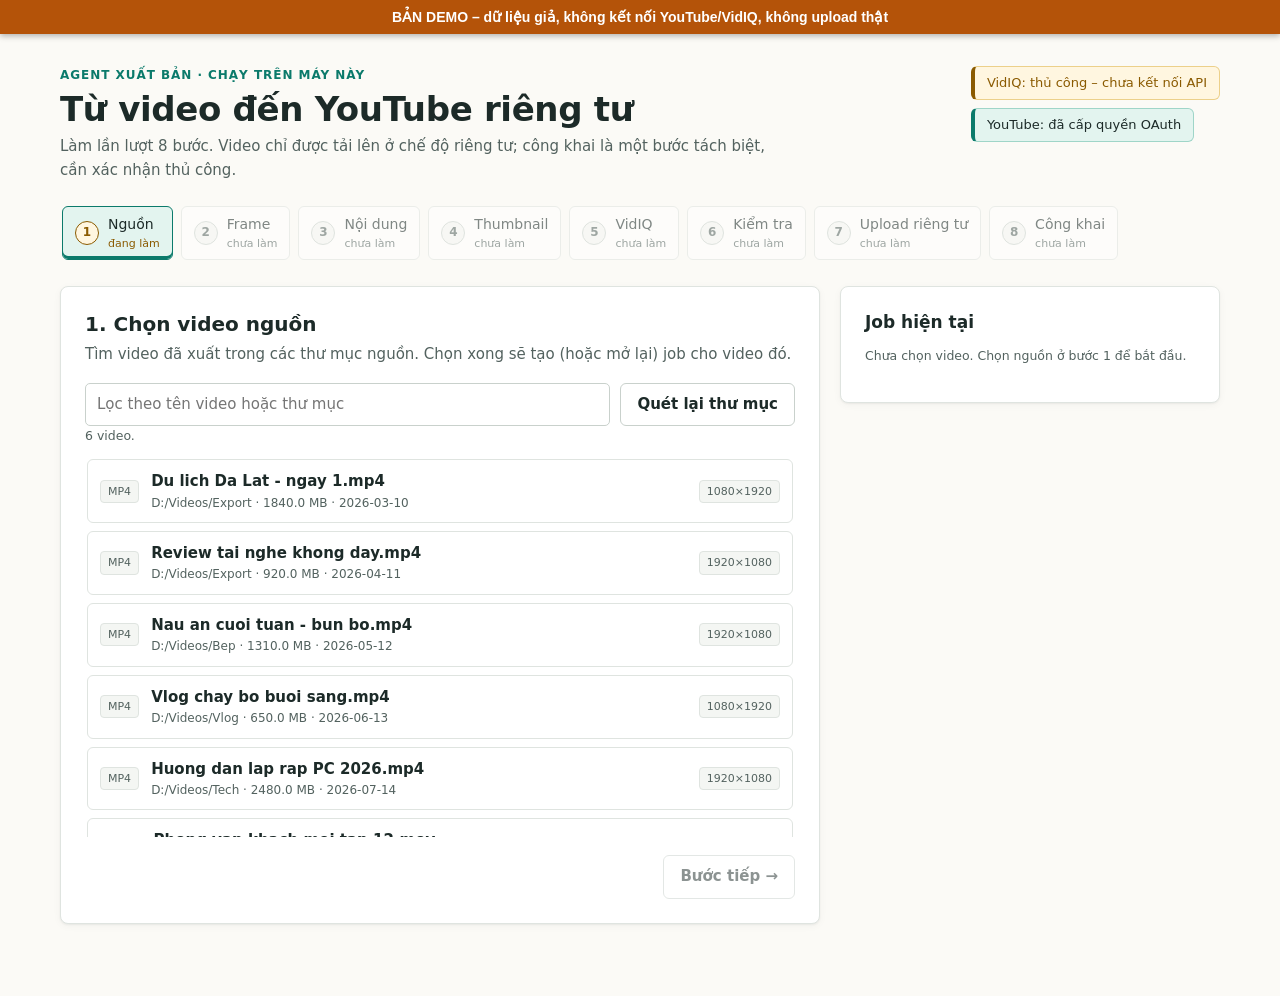
<file: docs/index.html>
<!doctype html>
<html lang="vi">
<head>
<meta charset="utf-8">
<meta name="viewport" content="width=device-width,initial-scale=1">
<meta name="referrer" content="no-referrer">
<title>Agent đăng video (DEMO)</title>
<link rel="stylesheet" href="style.css">
</head>
<body>
<a class="skip" href="#main">Bỏ qua tới nội dung chính</a>
<div class="shell">
  <header class="top">
    <div>
      <div class="brand">Agent xuất bản · chạy trên máy này</div>
      <h1 class="title">Từ video đến YouTube riêng tư</h1>
      <p class="sub">Làm lần lượt 8 bước. Video chỉ được tải lên ở chế độ riêng tư; công khai là một bước tách biệt, cần xác nhận thủ công.</p>
    </div>
    <div class="badges" id="banners" aria-live="polite"></div>
  </header>

  <nav aria-label="Các bước" class="stepper-wrap"><ol class="stepper" id="stepper"></ol></nav>

  <div id="alert" class="alert hidden" role="alert"></div>

  <main id="main" class="layout" tabindex="-1">
    <section class="card" id="stage" aria-live="polite" aria-busy="false"></section>
    <aside class="card side" id="side" aria-label="Tóm tắt job"></aside>
  </main>
</div>

<dialog id="publicDialog" aria-labelledby="pdTitle"></dialog>
<div class="toast" id="toast" role="status" aria-live="polite"></div>

<noscript><p class="alert">Cần bật JavaScript để dùng giao diện này.</p></noscript>
<script src="demo-mock.js"></script>
<script type="module" src="app.js"></script>
</body>
</html>
</file>
<file: docs/style.css>
:root{
  --bg:#fbfaf6;--panel:#ffffff;--panel2:#f4f6f3;--text:#1c2a28;--muted:#53625f;--line:#dfe4e0;--line2:#c9d1cc;
  --accent:#0b7a6b;--accent-h:#096559;--on-accent:#fff;--accent-soft:#e3f4ef;--accent-line:#9fd5c8;
  --warn:#8a5a00;--warn-bg:#fff6e0;--warn-line:#ecd08a;
  --danger:#b3261e;--danger-bg:#fdecea;--danger-line:#f0b4ae;
  --ok:#0b7a6b;--ok-bg:#e3f4ef;--input:#fff;--code:#f4f6f3;--focus:#0a5fd6;
  --r-card:8px;--r-btn:6px;--r-in:5px;--r-sm:4px;
  --shadow:0 1px 2px rgba(28,42,40,.06),0 2px 8px rgba(28,42,40,.04);
  --shadow-h:0 2px 4px rgba(28,42,40,.08),0 6px 16px rgba(28,42,40,.06);
  --ease:.16s ease;
}
@media (prefers-color-scheme:dark){
  :root{
    --bg:#0f1715;--panel:#17211f;--panel2:#1d2a27;--text:#e7efec;--muted:#a6b7b2;--line:#2b3a36;--line2:#3c4f49;
    --accent:#3fc2aa;--accent-h:#5fd3bd;--on-accent:#06201b;--accent-soft:#16332d;--accent-line:#2c6f61;
    --warn:#f0c46a;--warn-bg:#2a2210;--warn-line:#6a5324;
    --danger:#ff9a92;--danger-bg:#2e1715;--danger-line:#7a3a35;
    --ok:#3fc2aa;--ok-bg:#16332d;--input:#111b19;--code:#111b19;--focus:#8cb8ff;
    --shadow:0 1px 2px rgba(0,0,0,.4);--shadow-h:0 4px 14px rgba(0,0,0,.45);
  }
}
*{box-sizing:border-box}
html{-webkit-text-size-adjust:100%;color-scheme:light dark}
body{margin:0;background:var(--bg);color:var(--text);font:15px/1.55 system-ui,-apple-system,"Segoe UI",Roboto,Arial,sans-serif;overflow-x:hidden}
.skip{position:absolute;left:-999px;top:0;background:var(--accent);color:var(--on-accent);padding:8px 12px;z-index:100;border-radius:var(--r-btn)}
.skip:focus{left:8px;top:8px}
.shell{max-width:1200px;margin:auto;padding:28px 20px 72px}
.top{display:flex;justify-content:space-between;gap:20px;align-items:flex-start;margin-bottom:22px;flex-wrap:wrap}
.top>div:first-child{min-width:0;flex:1 1 360px}
.brand{font-size:12px;font-weight:700;color:var(--accent);letter-spacing:.08em;text-transform:uppercase}
.title{font-size:clamp(24px,4vw,34px);line-height:1.2;font-weight:700;margin:4px 0 6px;letter-spacing:-.01em}
.sub{color:var(--muted);max-width:720px;margin:0}
.badges{display:flex;flex-direction:column;gap:8px;align-items:flex-start;min-width:0;max-width:100%}
.badge{border:1px solid var(--accent-line);background:var(--accent-soft);color:var(--text);padding:6px 12px;border-radius:var(--r-btn);font-size:13px;max-width:100%;overflow-wrap:anywhere;border-left:4px solid var(--accent)}
.badge.warn{border-color:var(--warn-line);border-left-color:var(--warn);background:var(--warn-bg);color:var(--warn)}
:focus-visible{outline:3px solid var(--focus);outline-offset:2px;border-radius:var(--r-sm)}
.hidden{display:none!important}

.stepper-wrap{overflow-x:auto;margin-bottom:18px;padding:2px 2px 8px}
.stepper{list-style:none;display:flex;gap:8px;margin:0;padding:0;min-width:max-content}
.stepper button{display:flex;gap:9px;align-items:center;background:var(--panel);border:1px solid var(--line);color:var(--text);padding:8px 12px;border-radius:var(--r-btn);cursor:pointer;font:inherit;font-size:14px;line-height:1.3;white-space:nowrap;text-align:left;transition:border-color var(--ease),background var(--ease),box-shadow var(--ease)}
.stepper button:hover:not(:disabled){border-color:var(--accent);box-shadow:var(--shadow)}
.stepper button[aria-current="step"]{border-color:var(--accent);background:var(--accent-soft);box-shadow:inset 0 -3px 0 var(--accent)}
.stepper button:disabled{opacity:.55;cursor:not-allowed}
.stepper .num{display:inline-grid;place-items:center;width:24px;height:24px;border-radius:50%;background:var(--panel2);border:1px solid var(--line2);color:var(--muted);font-size:12px;font-weight:700;flex:none}
.stepper .st{font-size:11px;color:var(--muted)}
.stepper li.doing .num{background:var(--warn-bg);border-color:var(--warn);color:var(--warn)}
.stepper li.doing .st{color:var(--warn)}
.stepper li.done .num{background:var(--ok);border-color:var(--ok);color:var(--on-accent)}
.stepper li.done .st{color:var(--ok)}
.stepper li.error .num{background:var(--danger);border-color:var(--danger);color:#fff}
.stepper li.error .st{color:var(--danger);font-weight:600}
.stepper li.error button{border-color:var(--danger-line)}

.layout{display:grid;grid-template-columns:minmax(0,1.6fr) minmax(0,.8fr);gap:20px;outline:none;align-items:start}
.card{background:var(--panel);border:1px solid var(--line);border-radius:var(--r-card);padding:24px;min-width:0;box-shadow:var(--shadow)}
.card h2{margin:0 0 6px;font-size:20px;line-height:1.3}
.card h3{margin:20px 0 8px;font-size:16px}
.lead{color:var(--muted);margin:0 0 16px}
.row{display:flex;gap:10px;align-items:center;flex-wrap:wrap}
.row.end{justify-content:flex-end}
.stack{display:grid;gap:14px}
.grow{flex:1;min-width:160px}
label.field{display:grid;gap:5px;font-size:13px;color:var(--muted)}
label.field>span:first-child{color:var(--text);font-weight:600}
input,select,textarea,button{font:inherit}
input[type=text],input[type=search],input[type=date],input[type=number],textarea,select{background:var(--input);color:var(--text);border:1px solid var(--line2);border-radius:var(--r-in);padding:9px 11px;width:100%;min-width:0;transition:border-color var(--ease),box-shadow var(--ease)}
input:hover,textarea:hover,select:hover{border-color:var(--muted)}
input:focus-visible,textarea:focus-visible,select:focus-visible{border-color:var(--focus);outline-offset:1px}
textarea{min-height:110px;resize:vertical}
input[type=checkbox],input[type=range]{accent-color:var(--accent)}
.btn{background:var(--accent);color:var(--on-accent);font-weight:600;border:1px solid var(--accent);padding:9px 16px;border-radius:var(--r-btn);cursor:pointer;min-height:40px;transition:background var(--ease),box-shadow var(--ease),border-color var(--ease)}
.btn:hover:not(:disabled){background:var(--accent-h);border-color:var(--accent-h);box-shadow:var(--shadow-h)}
.btn.secondary{background:var(--panel);color:var(--text);border:1px solid var(--line2)}
.btn.secondary:hover:not(:disabled){background:var(--panel2);border-color:var(--accent);box-shadow:none}
.btn.danger{background:var(--danger);border-color:var(--danger);color:#fff}
.btn.danger:hover:not(:disabled){background:var(--danger);filter:brightness(.92)}
.btn:disabled{opacity:.5;cursor:not-allowed}
.btn.busy{cursor:progress}
.counter{font-size:12px;color:var(--muted)}
.counter.over{color:var(--danger);font-weight:700}
.hint{font-size:12.5px;color:var(--muted)}
.status{padding:10px 12px;border-radius:var(--r-btn);background:var(--panel2);color:var(--muted);border:1px solid var(--line);border-left:4px solid var(--line2)}
.status.warn{color:var(--warn);background:var(--warn-bg);border-color:var(--warn-line);border-left-color:var(--warn)}
.status.ok{color:var(--ok);background:var(--ok-bg);border-color:var(--accent-line);border-left-color:var(--ok)}
.status.err{color:var(--danger);background:var(--danger-bg);border-color:var(--danger-line);border-left-color:var(--danger)}
.alert{background:var(--danger-bg);border:1px solid var(--danger-line);border-left:4px solid var(--danger);color:var(--danger);padding:12px 14px;border-radius:var(--r-btn);margin-bottom:16px;overflow-wrap:anywhere}
.alert ul{margin:6px 0 0;padding-left:20px}
.alert .row{margin-top:8px}
.pill{font-size:11px;padding:2px 7px;border-radius:var(--r-sm);background:var(--panel2);border:1px solid var(--line);color:var(--muted);white-space:nowrap}
.pill.done{background:var(--ok-bg);border-color:var(--accent-line);color:var(--ok)}
.pill.err{background:var(--danger-bg);border-color:var(--danger-line);color:var(--danger)}

.list{display:grid;gap:8px;max-height:380px;overflow:auto;margin-top:12px;padding:2px}
.video{display:grid;grid-template-columns:auto minmax(0,1fr) auto;gap:12px;align-items:center;border:1px solid var(--line);border-radius:var(--r-btn);padding:10px 12px;background:var(--panel);color:var(--text);text-align:left;cursor:pointer;width:100%;transition:border-color var(--ease),background var(--ease),box-shadow var(--ease)}
.video:hover{border-color:var(--accent);box-shadow:var(--shadow)}
.video[aria-pressed="true"]{border-color:var(--accent);background:var(--accent-soft);box-shadow:inset 3px 0 0 var(--accent)}
.vname{font-weight:600;overflow-wrap:anywhere}
.vmeta{font-size:12px;color:var(--muted);overflow-wrap:anywhere}

.sheet{display:grid;grid-template-columns:repeat(auto-fill,minmax(150px,1fr));gap:10px;margin:12px 0;padding:0;list-style:none}
.sheet button{display:block;width:100%;padding:0;border:2px solid var(--line);border-radius:var(--r-btn);background:var(--panel);color:var(--text);cursor:pointer;overflow:hidden;text-align:left;transition:border-color var(--ease),box-shadow var(--ease)}
.sheet button:hover{border-color:var(--accent-line);box-shadow:var(--shadow)}
.sheet button[aria-pressed="true"]{border-color:var(--accent);box-shadow:0 0 0 1px var(--accent)}
.sheet img{display:block;width:100%;aspect-ratio:16/9;object-fit:cover;background:var(--panel2)}
.sheet .cap{display:block;padding:4px 8px;font-size:12px;color:var(--muted)}

.frame169{position:relative;width:100%;aspect-ratio:16/9;overflow:hidden;border-radius:var(--r-btn);border:1px solid var(--line);background:var(--panel2)}
.frame169 img{position:absolute;left:0;width:100%;height:auto}
.preview-big{width:100%;aspect-ratio:16/9;object-fit:cover;border-radius:var(--r-btn);border:1px solid var(--line);background:var(--panel2);display:block}
.two{display:grid;grid-template-columns:minmax(0,1fr) 200px;gap:18px;align-items:start}
.phone{width:200px;border:6px solid var(--line2);border-radius:18px;background:var(--panel2);padding:10px 8px;justify-self:center}
.phone .notch{width:50px;height:5px;background:var(--line2);border-radius:3px;margin:0 auto 8px}
.phone img{width:100%;aspect-ratio:16/9;object-fit:cover;border-radius:var(--r-sm);display:block;background:var(--panel)}
.phone .pt{font-size:11px;line-height:1.3;margin-top:6px;overflow-wrap:anywhere;display:-webkit-box;-webkit-line-clamp:2;-webkit-box-orient:vertical;overflow:hidden}
.versions{display:flex;gap:8px;flex-wrap:wrap;list-style:none;padding:0;margin:8px 0}
.versions button{background:var(--panel);border:1px solid var(--line2);border-radius:var(--r-btn);padding:6px 10px;color:var(--text);cursor:pointer;max-width:100%;overflow-wrap:anywhere;text-align:left;transition:border-color var(--ease),background var(--ease)}
.versions button:hover{border-color:var(--accent)}
.versions button[aria-pressed="true"]{border-color:var(--accent);background:var(--accent-soft);font-weight:600}
.kw{display:grid;grid-template-columns:minmax(0,2fr) 90px minmax(0,1.2fr) auto;gap:8px;align-items:end;margin-bottom:8px}
.checks{display:grid;gap:8px}
.check{display:flex;gap:10px;align-items:flex-start;padding:10px 12px;border:1px solid var(--line);border-radius:var(--r-btn);background:var(--panel);transition:border-color var(--ease),background var(--ease)}
.check:hover{border-color:var(--accent-line);background:var(--panel2)}
.check input{margin-top:4px;width:18px;height:18px;flex:none}
pre.brief{white-space:pre-wrap;overflow-wrap:anywhere;background:var(--code);border:1px solid var(--line);border-radius:var(--r-btn);padding:12px;max-height:220px;overflow:auto;font:13px/1.5 ui-monospace,Consolas,monospace;margin:0}
.side{position:sticky;top:16px}
.side h2{font-size:17px}
dl.kv{display:grid;grid-template-columns:auto minmax(0,1fr);gap:5px 12px;margin:0;font-size:13px}
dl.kv dt{color:var(--muted)}
dl.kv dd{margin:0;overflow-wrap:anywhere}
.gatelist{margin:8px 0 0;padding-left:20px;color:var(--warn);font-size:13px}
.jobs{display:grid;gap:6px;margin-top:8px}
.jobs button{text-align:left;background:var(--panel);border:1px solid var(--line);color:var(--text);border-radius:var(--r-btn);padding:8px 10px;cursor:pointer;overflow-wrap:anywhere;transition:border-color var(--ease),background var(--ease)}
.jobs button:hover{border-color:var(--accent);background:var(--panel2)}

dialog{background:var(--panel);color:var(--text);border:1px solid var(--danger);border-top:6px solid var(--danger);border-radius:var(--r-card);padding:24px;max-width:min(520px,calc(100vw - 32px));width:100%;box-shadow:0 12px 40px rgba(0,0,0,.28)}
dialog h2{margin:0 0 10px;font-size:20px;color:var(--danger)}
dialog h2::before{content:"\26A0\FE0E  "}
dialog::backdrop{background:rgba(20,28,26,.55)}
.toast{position:fixed;bottom:16px;right:16px;left:16px;margin-left:auto;max-width:360px;background:var(--text);color:var(--bg);padding:12px 16px;border-radius:var(--r-btn);box-shadow:var(--shadow-h);display:none;z-index:50}
.toast.show{display:block}
.spinner{display:inline-block;width:14px;height:14px;border:2px solid var(--line2);border-top-color:var(--accent);border-radius:50%;animation:spin .8s linear infinite;vertical-align:-2px;margin-right:6px}
@keyframes spin{to{transform:rotate(360deg)}}
@media (prefers-reduced-motion:reduce){*{transition:none!important}.spinner{animation:none}}
@media (max-width:860px){
  .layout{grid-template-columns:1fr}
  .side{position:static}
  .two{grid-template-columns:1fr}
  .kw{grid-template-columns:1fr 1fr}
  .card{padding:16px}
  .shell{padding:20px 16px 56px}
  .video{grid-template-columns:auto minmax(0,1fr)}
  .video>:last-child{grid-column:1/-1;justify-self:start}
}
.ai-block{border:1px solid var(--accent-line);border-left:4px solid var(--accent);background:var(--accent-soft);border-radius:var(--r-btn);padding:14px 16px}
.ai-block textarea,.ai-block select{width:100%;font:inherit}
.ai-block ul{margin:0;padding-left:18px}
</file>
